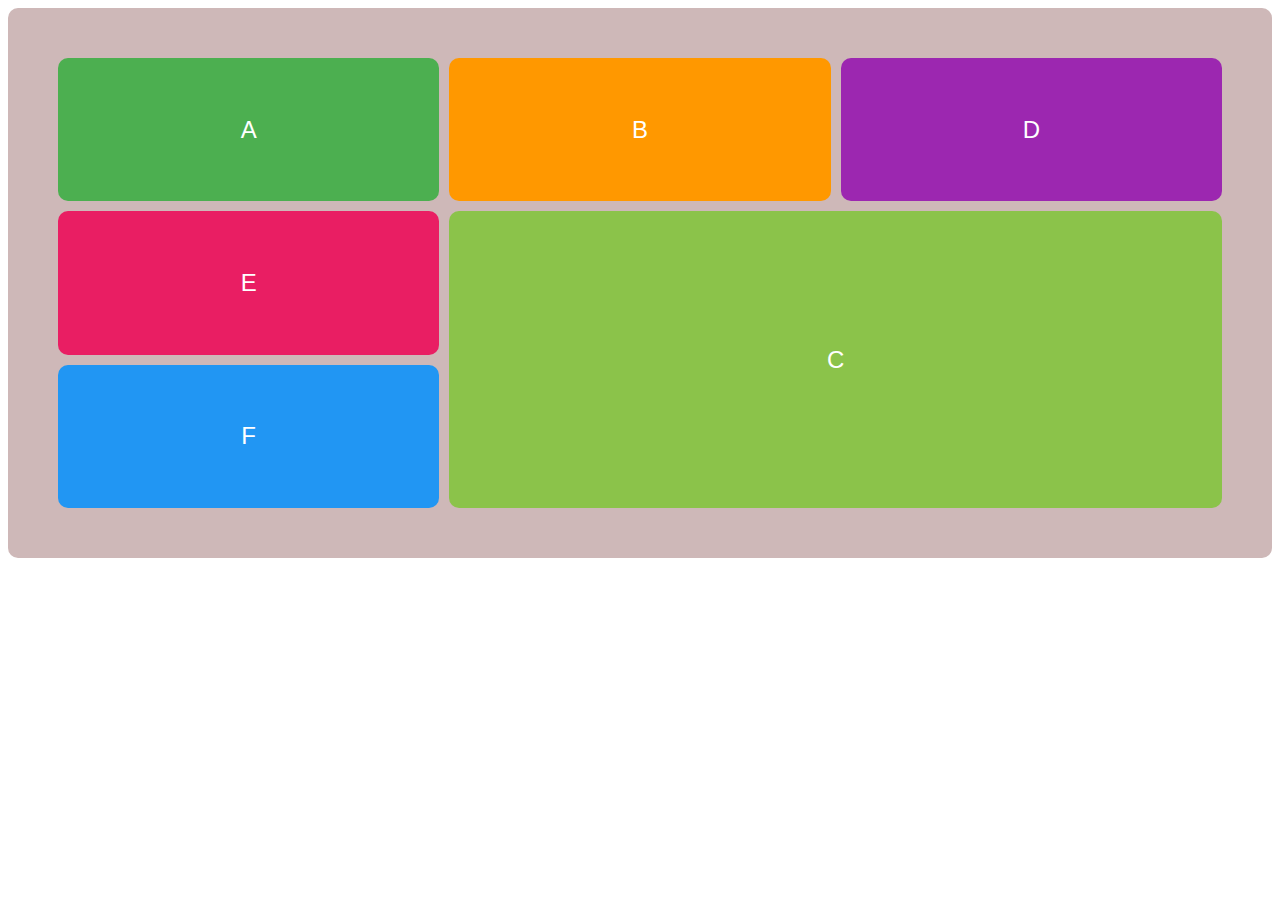
<file: index.html>
<!DOCTYPE html>
<html lang="en">
<head>
    <meta charset="UTF-8">
    <meta name="viewport" content="width=device-width, initial-scale=1.0">
    <title>Layout</title>
    <link rel="stylesheet" href="./style/css/syle.min.css">
</head>
<body>
    <div class="container">
        <div class="item a">A</div>
        <div class="item b">B</div>
        <div class="item d">D</div>
        <div class="item e">E</div>
        <div class="item c">C</div>
        <div class="item f">F</div>
    </div>
</body>
</html>
</file>
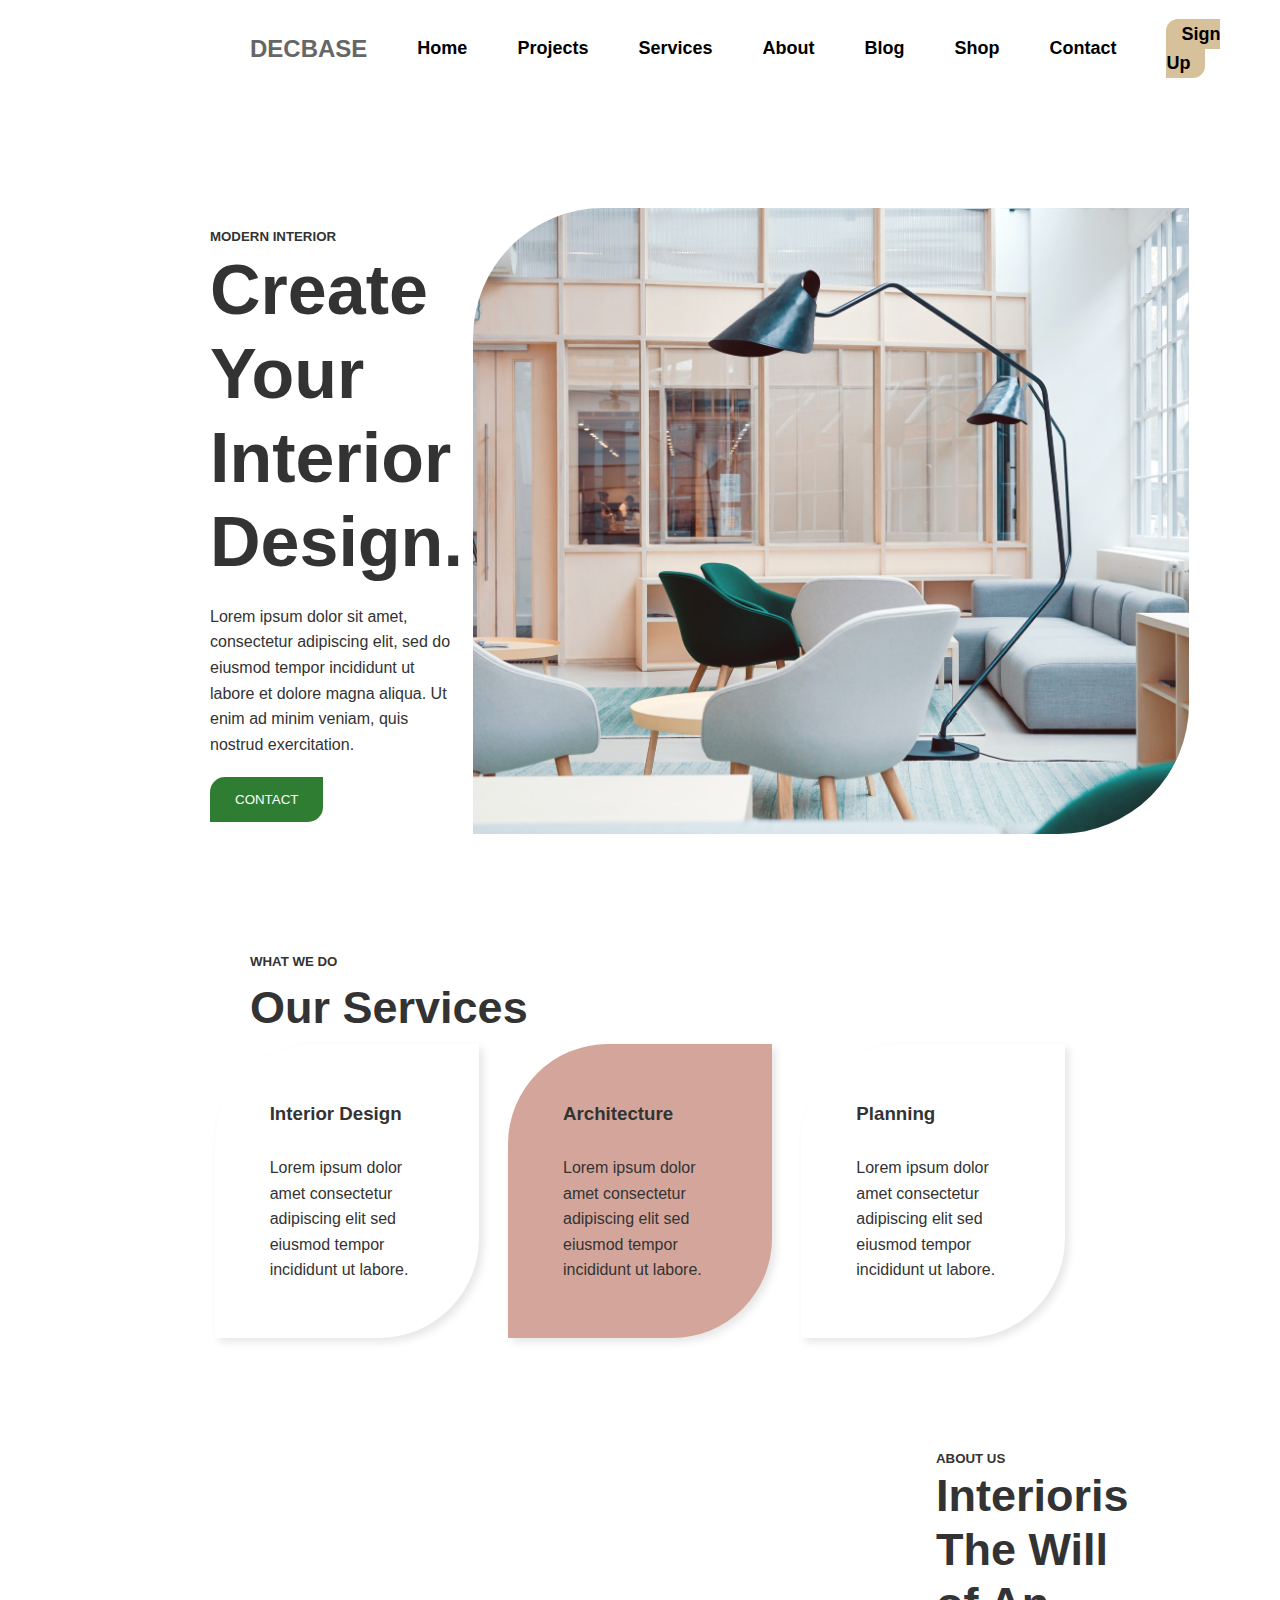
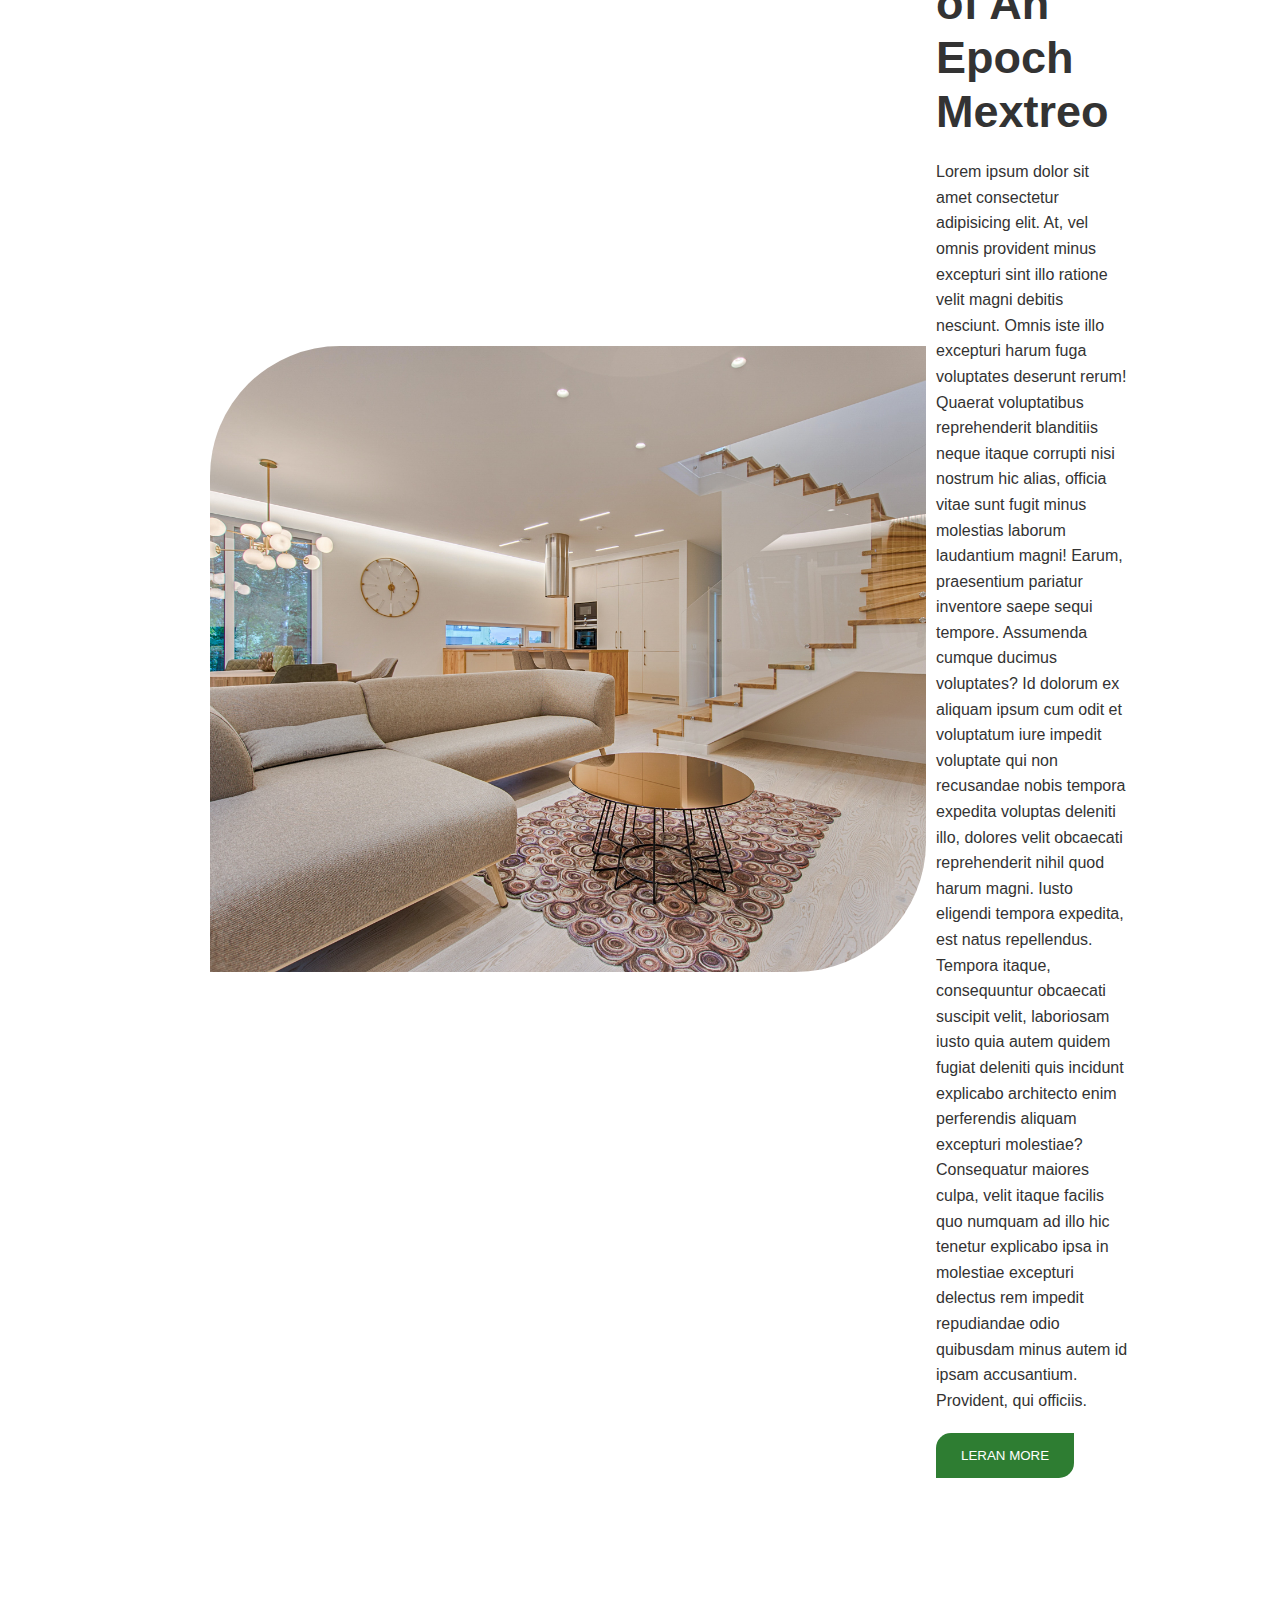
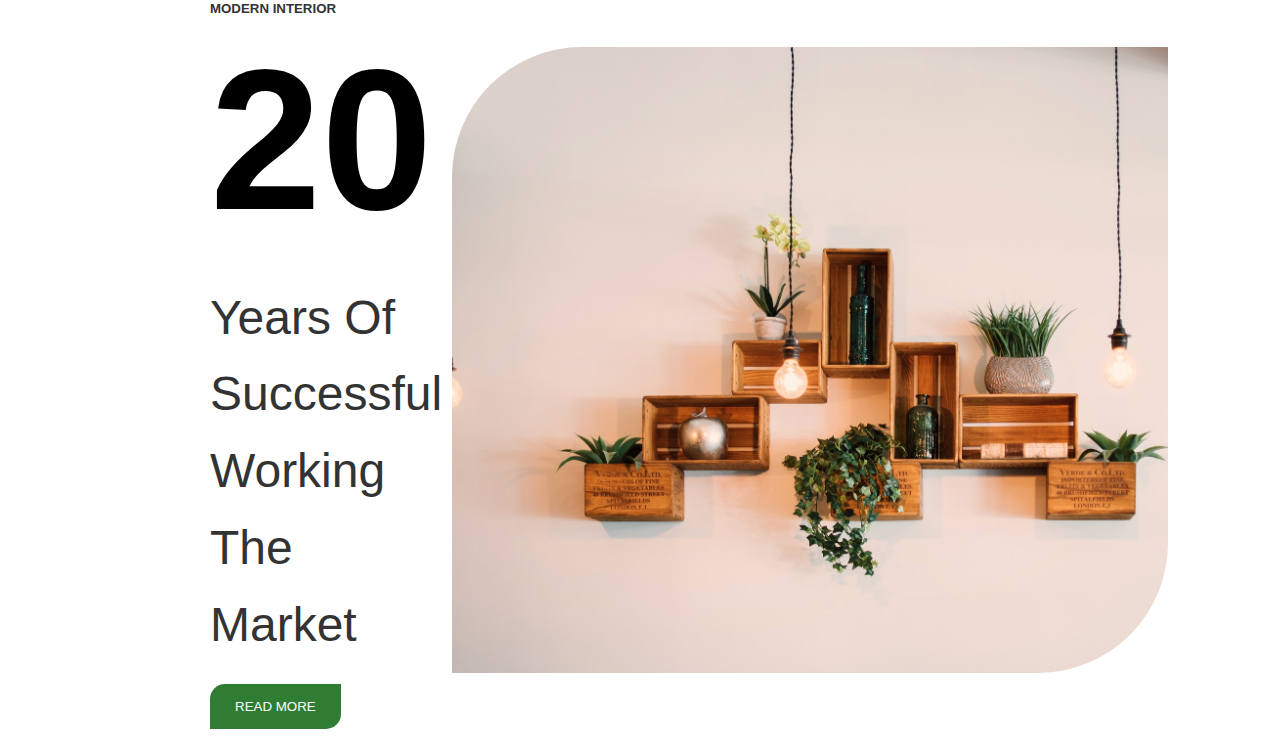
<file: figma/index.html>
<!DOCTYPE html>
<html lang="en">
  <head>
    <meta charset="UTF-8" />
    <meta name="viewport" content="width=device-width, initial-scale=1.0" />
    <title>Decbase Interior Design</title>
    <link rel="stylesheet" href="./scss/style.css" />
  </head>
  <body>
    <div class="wrapper">
      <header>
        <div class="logo">DECBASE</div>
        <nav>
          <ul>
            <li><a href="#">Home</a></li>
            <li><a href="#">Projects</a></li>
            <li><a href="#">Services</a></li>
            <li><a href="#">About</a></li>
            <li><a href="#">Blog</a></li>
            <li><a href="#">Shop</a></li>
            <li><a href="#">Contact</a></li>
            <li><a href="#" class="sign-up">Sign Up</a></li>
          </ul>
        </nav>
      </header>

      <section class="hero">
        <div class="hero-content">
          <h5>MODERN INTERIOR</h5>
          <h1>
            Create Your <br />
            Interior Design.
          </h1>
          <p>
            Lorem ipsum dolor sit amet, consectetur adipiscing elit, sed do
            eiusmod tempor incididunt ut labore et dolore magna aliqua. Ut enim
            ad minim veniam, quis nostrud exercitation.
          </p>
          <button class="contact-btn">CONTACT</button>
        </div>
        <div class="hero-image">
          <img src="./image/first.jpg" alt="picsum photos" />
        </div>
      </section>

      <section class="services">
        <h5 style="margin-left: 50px">WHAT WE DO <br /></h5>
        <h1 style="font-size: 45px; margin-left: 50px">Our Services</h1>
        <div class="service-cards">
          <div class="card">
            <h3>Interior Design</h3>
            <br />Lorem ipsum dolor amet consectetur adipiscing elit sed eiusmod
            tempor incididunt ut labore.
          </div>
          <div class="card" style="background-color: #d4a59a">
            <h3>Architecture</h3>
            <br />Lorem ipsum dolor amet consectetur adipiscing elit sed eiusmod
            tempor incididunt ut labore.
          </div>
          <div class="card">
            <h3>Planning</h3>
            <br />Lorem ipsum dolor amet consectetur adipiscing elit sed eiusmod
            tempor incididunt ut labore.
          </div>
        </div>
      </section>

      <section class="hero">
        <div class="hero-image">
          <img src="./image/second.jpg" alt="Interior Design" />
        </div>
        <div class="hero-content">
          <h5>ABOUT US</h5>
          <h1 class="interioris">
            Interioris The Will <br />
            of An Epoch Mextreo
          </h1>
          <p>
            Lorem ipsum dolor sit amet consectetur adipisicing elit. At, vel
            omnis provident minus excepturi sint illo ratione velit magni
            debitis nesciunt. Omnis iste illo excepturi harum fuga voluptates
            deserunt rerum! Quaerat voluptatibus reprehenderit blanditiis neque
            itaque corrupti nisi nostrum hic alias, officia vitae sunt fugit
            minus molestias laborum laudantium magni! Earum, praesentium
            pariatur inventore saepe sequi tempore. Assumenda cumque ducimus
            voluptates? Id dolorum ex aliquam ipsum cum odit et voluptatum iure
            impedit voluptate qui non recusandae nobis tempora expedita voluptas
            deleniti illo, dolores velit obcaecati reprehenderit nihil quod
            harum magni. Iusto eligendi tempora expedita, est natus repellendus.
            Tempora itaque, consequuntur obcaecati suscipit velit, laboriosam
            iusto quia autem quidem fugiat deleniti quis incidunt explicabo
            architecto enim perferendis aliquam excepturi molestiae? Consequatur
            maiores culpa, velit itaque facilis quo numquam ad illo hic tenetur
            explicabo ipsa in molestiae excepturi delectus rem impedit
            repudiandae odio quibusdam minus autem id ipsam accusantium.
            Provident, qui officiis.
          </p>
          <button class="contact-btn">LERAN MORE</button>
        </div>
      </section>

      <section class="hero">
        <div class="hero-content">
          <h5>MODERN INTERIOR</h5>
          <h1 class="tweny">20</h1>
          <p class="pi">
            Years Of Successful <br />
            Working <br />
            The Market
          </p>
          <button class="contact-btn">READ MORE</button>
        </div>
        <div class="hero-image">
          <img src="./image/thirty.jpg" alt="picsum photos" />
        </div>
      </section>
      
      </div>
    </div>
  </body>
</html>
</file>
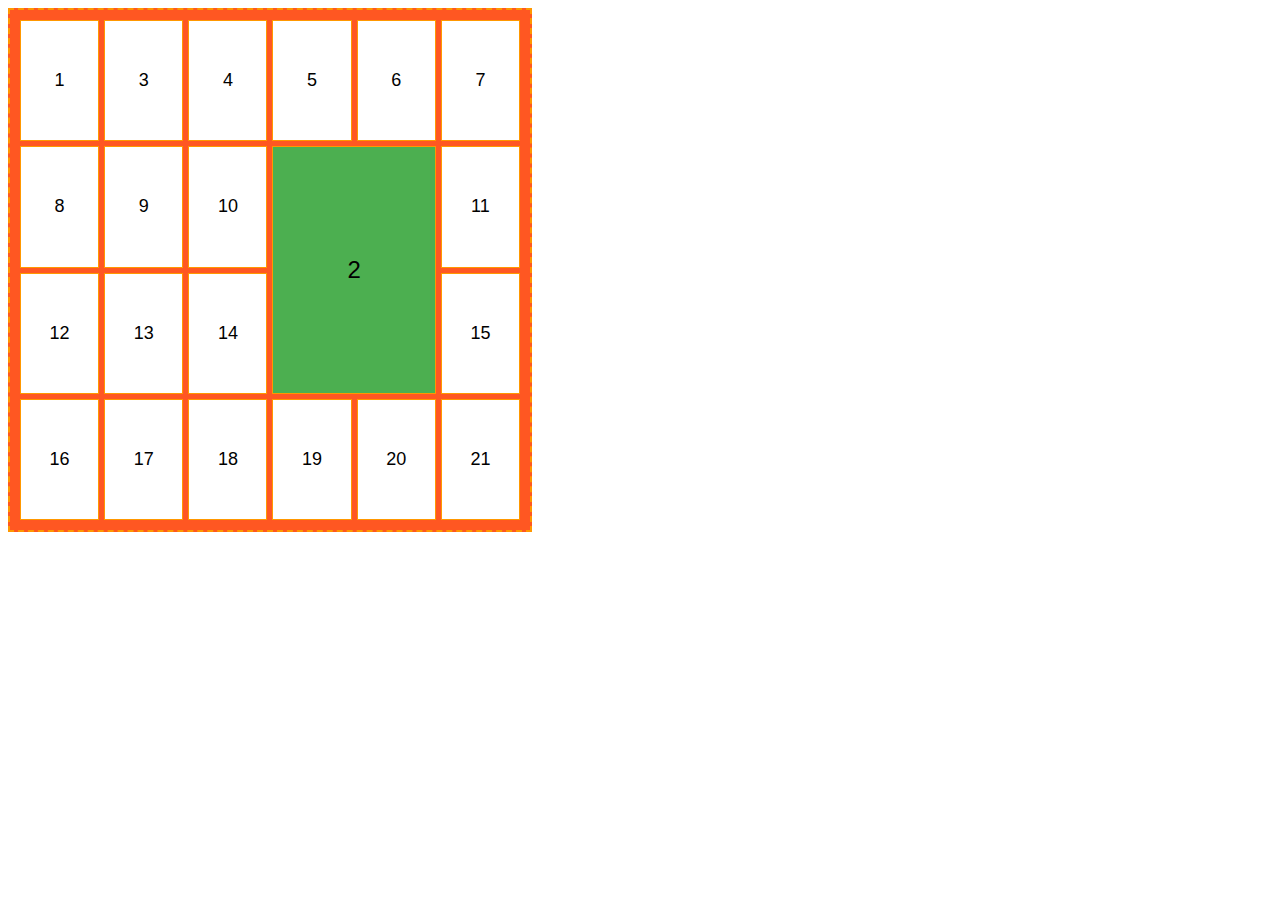
<file: 2index.html>
<!DOCTYPE html>
<html lang="en">
<head>
    <meta charset="UTF-8">
    <meta name="viewport" content="width=device-width, initial-scale=1.0">
    <title>Calendar</title>
    <link rel="stylesheet" href="./style/css/2style.min.css">
</head>
<body>
    <div class="calendar">
        <div class="day">1</div>
        <div class="day">2</div>
        <div class="day">3</div>
        <div class="day">4</div>
        <div class="day">5</div>
        <div class="day">6</div>
        <div class="day">7</div>
        <div class="day">8</div>
        <div class="day">9</div>
        <div class="day">10</div>
        <div class="day">11</div>
        <div class="day">12</div>
        <div class="day">13</div>
        <div class="day">14</div>
        <div class="day">15</div>
        <div class="day">16</div>
        <div class="day">17</div>
        <div class="day">18</div>
        <div class="day">19</div>
        <div class="day">20</div>
        <div class="day">21</div>
    </div>
</body>
</html>
</file>
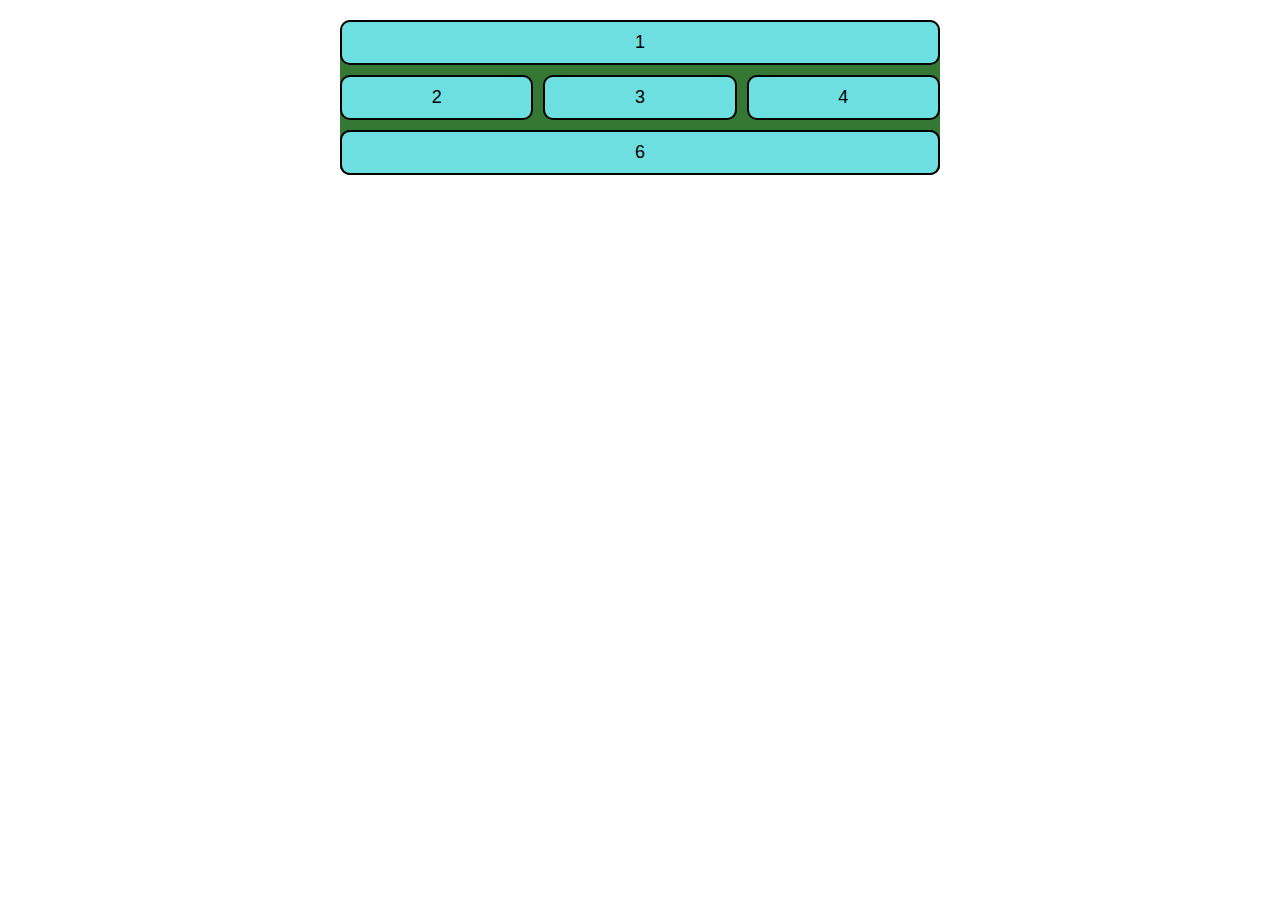
<file: 3index.html>
<!DOCTYPE html>
<html lang="en">
<head>
    <meta charset="UTF-8">
    <meta name="viewport" content="width=device-width, initial-scale=1.0">
    <title>Grid Area</title>
    <link rel="stylesheet" href="./style/css/3.min.css">
</head>
<body>
    <div class="grid-container">
        <div class="item" id="item1">1</div>
        <div class="item" 
        id="item2">2</div>
        <div class="item" id="item3">3</div>
        <div class="item" id="item4">4</div>
        <div class="item" id="item5">5</div>
        <div class="item" id="item6">6</div>
    </div>
</body>
</html>
</file>
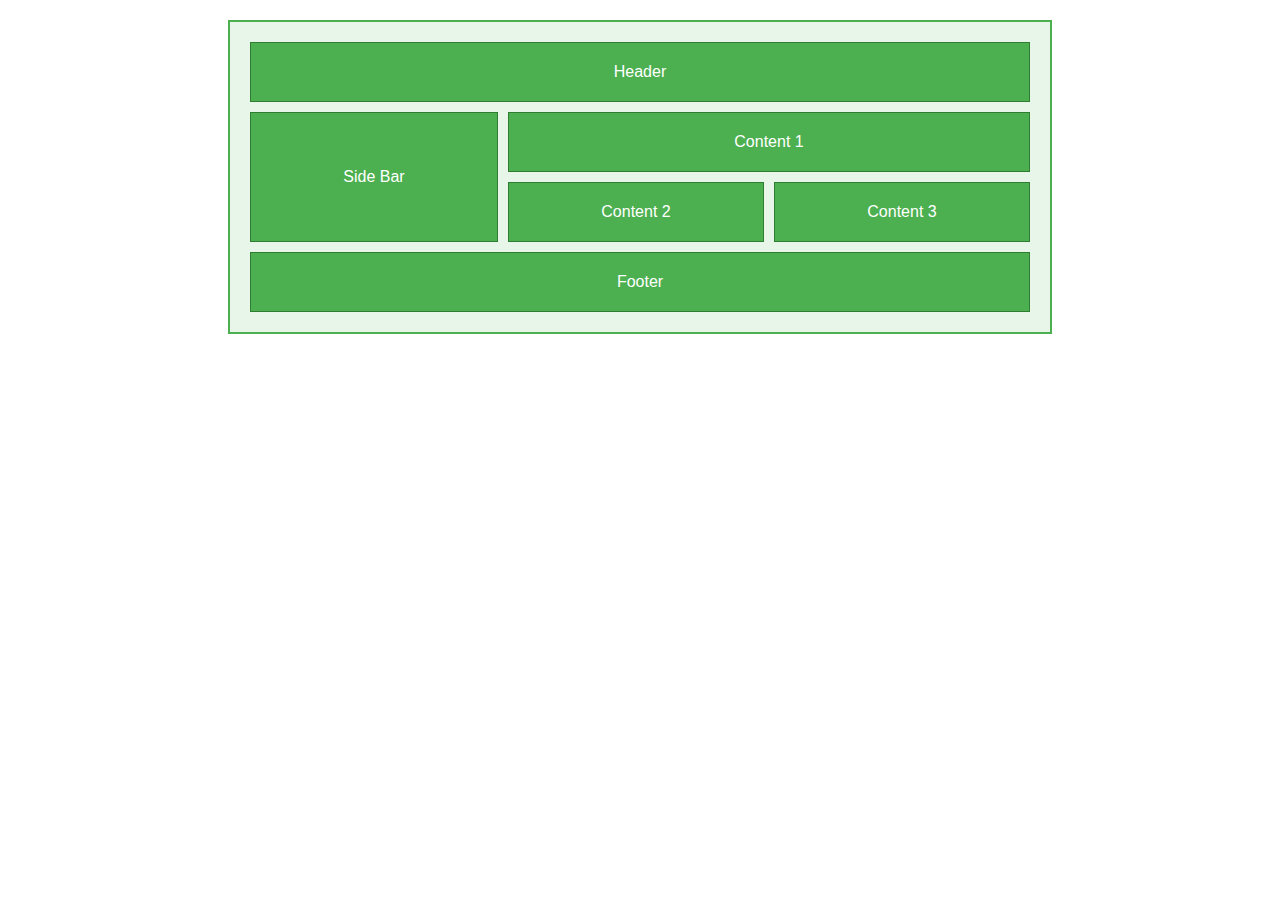
<file: 4.html>
<!DOCTYPE html>
<html lang="en">
<head>
    <meta charset="UTF-8">
    <meta name="viewport" content="width=device-width, initial-scale=1.0">
    <title>CSS Grid</title>
    <link rel="stylesheet" href="./style/css/4.min.css">
</head>
<body>
    <div class="container">
        <div class="grid">
            <div class="item header">Header</div>
            <div class="item sidebar">Side Bar</div>
            <div class="item content1">Content 1</div>
            <div class="item content2">Content 2</div>
            <div class="item content3">Content 3</div>
            <div class="item footer">Footer</div>
        </div>
    </div>
</body>
</html>
</file>
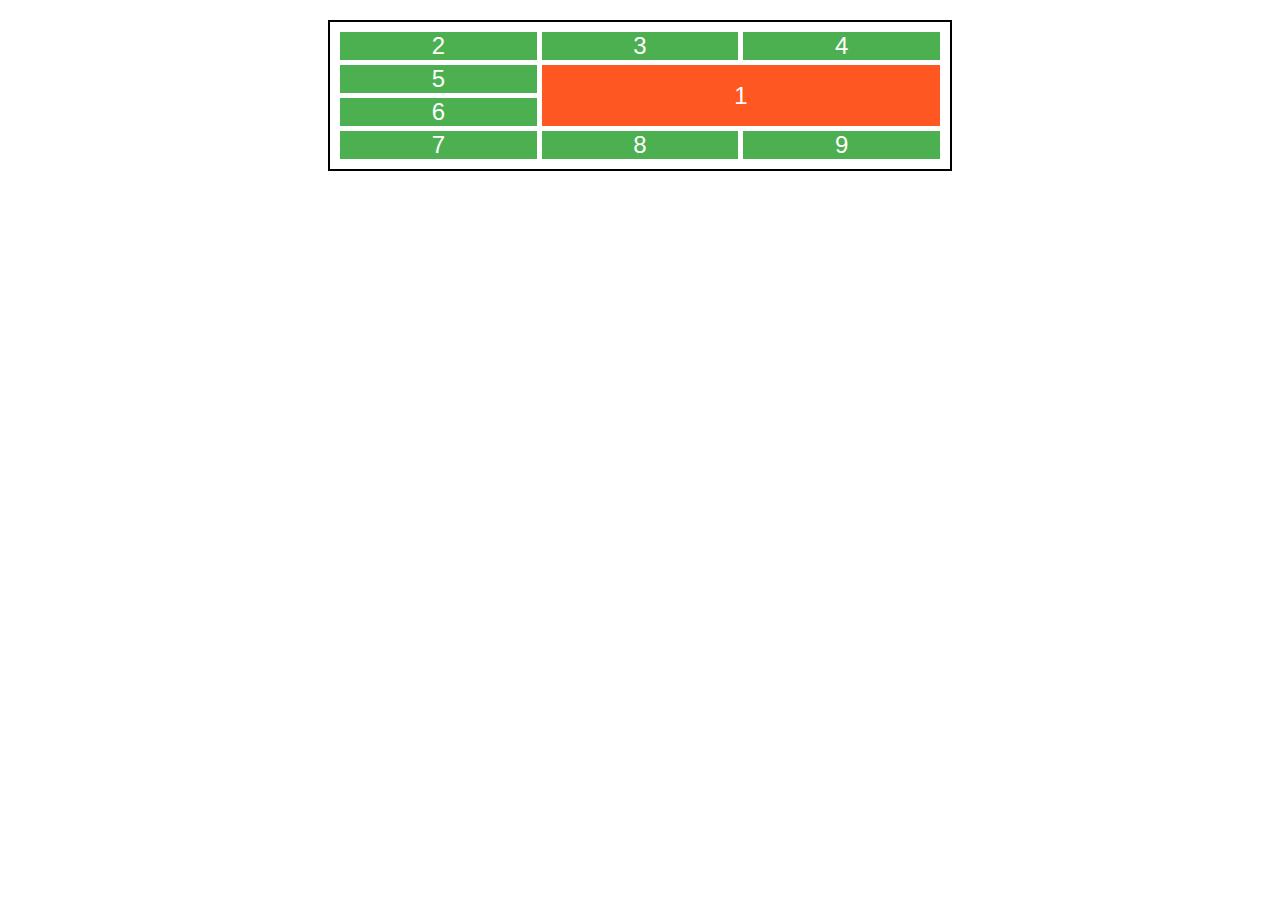
<file: 5.html>
<!DOCTYPE html>
<html lang="en">
<head>
    <meta charset="UTF-8">
    <meta name="viewport" content="width=device-width, initial-scale=1.0">
    <title>Grid Layout</title>
    <link rel="stylesheet" href="./style/css/5.min.css">
</head>
<body>
    <div class="grid-container">
        <div class="item" id="item2">2</div>
        <div class="item" id="item3">3</div>
        <div class="item" id="item4">4</div>
        <div class="item" id="item5">5</div>
        <div class="item" id="item1">1</div>
        <div class="item" id="item6">6</div>
        <div class="item" id="item7">7</div>
        <div class="item" id="item8">8</div>
        <div class="item" id="item9">9</div>
    </div>
</body>
</html>
</file>
<file: figma/scss/style.css>
* {
  margin: 0;
  padding: 0;
  box-sizing: border-box;
}

body {
  font-family: Arial, sans-serif;
  color: #333;
  line-height: 1.6;
}

.wrapper {
  margin-right: 200px;
  margin-left: 200px;
}

header {
  display: flex;
  justify-content: space-around;
  align-items: center;
  padding: 20px 50px;
}
header .logo {
  font-size: 24px;
  font-weight: bold;
  color: #666;
}
header nav ul {
  list-style: none;
  display: flex;
  align-items: center;
}
header nav ul li {
  margin-left: 50px;
}
header nav ul li a {
  text-decoration: none;
  color: black;
  font-weight: bold;
  font-size: 18px;
}
header nav ul li a.sign-up {
  background-color: #d7c19a;
  padding: 5px 15px;
  border-top-left-radius: 12px;
  border-bottom-right-radius: 12px;
  transition: box-shadow 0.4s ease;
}
header nav ul li a.sign-up:hover {
  box-shadow: 0 4px 10px rgba(0, 0, 0, 0.5);
}
header nav ul li a:hover {
  color: #d4a59a;
}

.hero {
  display: flex;
  justify-content: space-between;
  align-items: center;
  padding: 10px;
  gap: 10px;
  margin-top: 100px;
  background-color: white;
  position: relative;
}
.hero .hero-content {
  max-width: 50%;
}
.hero .hero-content h1 {
  font-size: 70px;
  line-height: 1.2;
  margin-bottom: 20px;
}
.hero .hero-content .interioris {
  font-size: 45px;
}
.hero .hero-content .tweny {
  font-size: 200px;
  color: black;
  font-weight: bold;
}
.hero .hero-content .pi {
  font-size: 48px;
  color: #333;
}
.hero .hero-content p {
  font-size: 16px;
  margin-bottom: 20px;
}
.hero .hero-content .contact-btn {
  background-color: #2e7d32;
  color: white;
  border: none;
  padding: 15px 25px;
  border-bottom-right-radius: 15px;
  border-top-left-radius: 15px;
  cursor: pointer;
}
.hero .hero-image img {
  border-top-left-radius: 130px;
  border-bottom-right-radius: 130px;
  width: 716px;
  height: 626px;
  object-fit: cover;
  transition: box-shadow 0.4s ease;
}

.services {
  margin-top: 100px;
}
.services h2 {
  font-size: 36px;
  line-height: 1.2;
  margin-bottom: 40px;
}
.services .service-cards {
  display: flex;
  justify-content: space-around;
}
.services .service-cards .card {
  background-color: #fff;
  padding: 55px;
  border-top-left-radius: 100px;
  border-bottom-right-radius: 100px;
  width: 30%;
  box-shadow: 4px 4px 8px rgba(0, 1, 1, 0.1);
  transition: box-shadow 0.4s ease;
}
.services .service-cards .card:hover {
  box-shadow: 0 2px 10px rgba(0, 0, 0, 0.5);
}

.client {
  margin-top: 100px;
  display: flex;
  flex-direction: row;
  gap: 5px;
  justify-content: center;
  align-items: center;
}
.client .client-sms {
  margin: 20px;
  display: flex;
  border-top-left-radius: 50px;
  border-bottom-right-radius: 50px;
  transition: box-shadow 0.4s ease;
  box-shadow: 4px 8px 16px rgba(0, 1, 1, 0.1);
}
.client .client-sms img {
  margin: 20px;
  border-top-left-radius: 40px;
  border-bottom-right-radius: 40px;
}
.client .client-sms h5 {
  font-size: 20px;
  margin: 20px;
}
.client .client-sms:hover {
  box-shadow: 0 2px 10px rgba(0, 0, 0, 0.5);
}

/*# sourceMappingURL=style.css.map */
</file>
<file: style/css/syle.min.css>
.container{display:grid;grid-template-columns:1fr 1fr 1fr;grid-template-rows:1fr 1fr 1fr;gap:10px;height:50vh;padding:50px;background-color:#ceb8b8;border-radius:10px}.container .item{border-radius:10px;display:flex;justify-content:center;align-items:center;color:#fff;font-size:24px;font-family:Arial,sans-serif}.container .a{background-color:#4caf50;grid-column:1/2;grid-row:1/2}.container .b{background-color:#ff9800;grid-column:2/3;grid-row:1/2}.container .d{background-color:#9c27b0;grid-column:3/4;grid-row:1/2}.container .e{background-color:#e91e63;grid-column:1/2;grid-row:2/3}.container .c{background-color:#8bc34a;grid-column:2/4;grid-row:2/4}.container .f{background-color:#2196f3;grid-column:1/2;grid-row:3/4}/*# sourceMappingURL=syle.min.css.map */
</file>
<file: style/css/2style.min.css>
.calendar{display:grid;grid-template-columns:repeat(6, 1fr);grid-template-rows:repeat(4, 1fr);gap:5px;width:500px;height:500px;background-color:#ff5722;padding:10px;border:2px dashed #ff9800}.calendar .day{display:flex;justify-content:center;align-items:center;background-color:#fff;border:1px solid #ff9800;font-size:18px;font-family:Arial,sans-serif}.calendar .day:nth-child(2){grid-column:4/6;grid-row:2/4;background-color:#4caf50;font-size:24px}/*# sourceMappingURL=2style.min.css.map */
</file>
<file: style/css/3.min.css>
body{font-family:Arial,sans-serif;text-align:center}h1{color:#006400}h2{color:#006400}.grid-container{display:grid;grid-template-areas:"header header header" "left middle right" "footer footer footer";gap:10px;width:600px;margin:20px auto;background-color:#347834;border-radius:10px}.grid-container .item{gap:10px;padding:10px;display:flex;justify-content:center;align-items:center;background-color:#6edfe1;font-size:18px;border-radius:10px;border:#000 solid 2px}.grid-container #item1{grid-area:header}.grid-container #item2{grid-area:left}.grid-container #item3{grid-area:middle}.grid-container #item4{grid-area:right}.grid-container #item5{grid-area:footer}.grid-container #item6{grid-area:footer}/*# sourceMappingURL=3.min.css.map */
</file>
<file: style/css/4.min.css>
.container{max-width:800px;margin:20px auto;border:2px solid #4caf50;padding:10px;background-color:#e8f5e9}.container h1{text-align:center;color:#2e7d32}.container .grid{display:grid;grid-template-areas:"header header header" "sidebar content1 content1" "sidebar content2 content3" "footer footer footer";gap:10px;padding:10px}.container .grid .item{display:flex;justify-content:center;align-items:center;background-color:#4caf50;color:#fff;padding:20px;border:1px solid #2e7d32;font-family:Arial,sans-serif}.container .grid .header{grid-area:header}.container .grid .sidebar{grid-area:sidebar}.container .grid .content1{grid-area:content1}.container .grid .content2{grid-area:content2}.container .grid .content3{grid-area:content3}.container .grid .footer{grid-area:footer}/*# sourceMappingURL=4.min.css.map */
</file>
<file: style/css/5.min.css>
.grid-container{display:grid;grid-template-columns:repeat(3, 1fr);grid-template-rows:repeat(3, 1fr);gap:5px;width:600px;margin:20px auto;border:2px solid #000;padding:10px}.grid-container .item{display:flex;justify-content:center;align-items:center;color:#fff;font-size:24px;font-family:Arial,sans-serif}.grid-container #item2{background-color:#4caf50;grid-column:1/2;grid-row:1/2}.grid-container #item3{background-color:#4caf50;grid-column:2/3;grid-row:1/2}.grid-container #item4{background-color:#4caf50;grid-column:3/4;grid-row:1/2}.grid-container #item5{background-color:#4caf50;grid-column:1/2;grid-row:2/3}.grid-container #item1{background-color:#ff5722;grid-column:2/4;grid-row:2/4}.grid-container #item6{background-color:#4caf50;grid-column:1/2;grid-row:3/4}.grid-container #item7{background-color:#4caf50;grid-column:1/2;grid-row:4/5}.grid-container #item8{background-color:#4caf50;grid-column:2/3;grid-row:4/5}.grid-container #item9{background-color:#4caf50;grid-column:3/4;grid-row:4/5}/*# sourceMappingURL=5.min.css.map */
</file>
